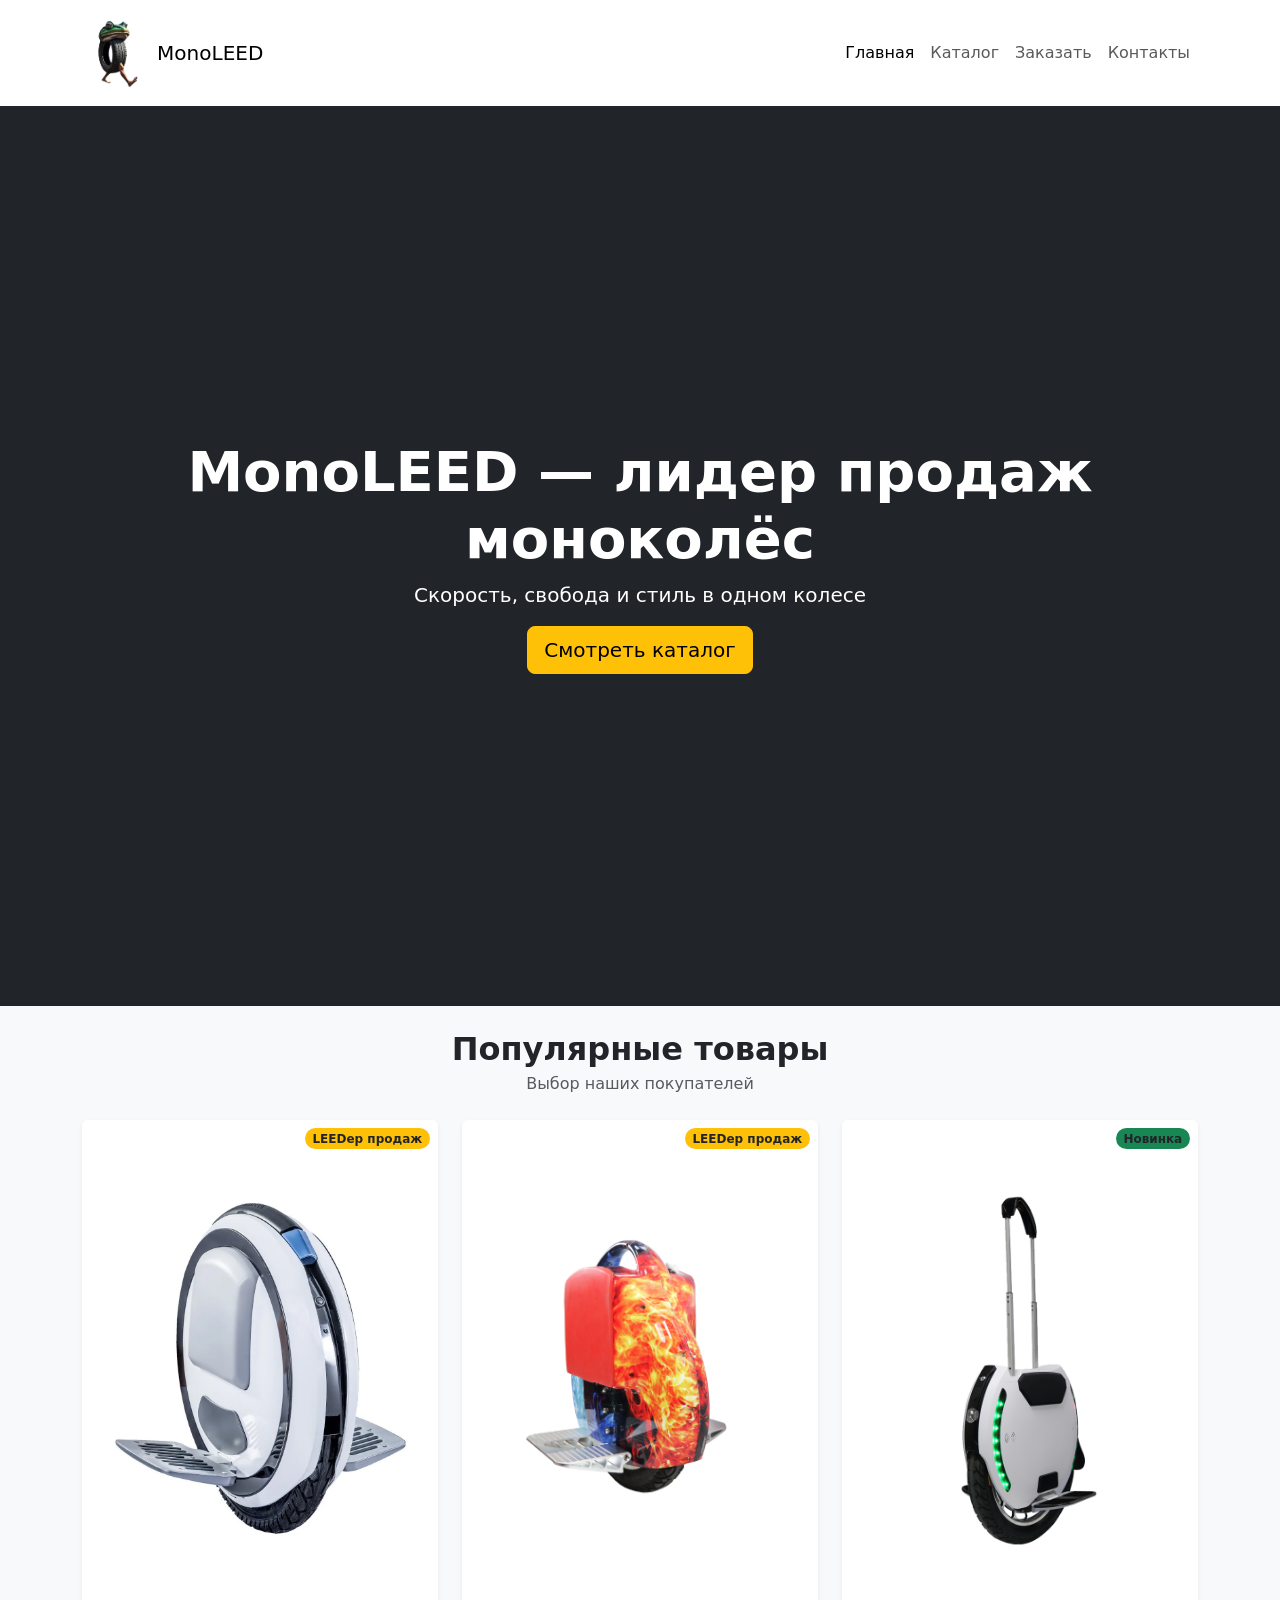
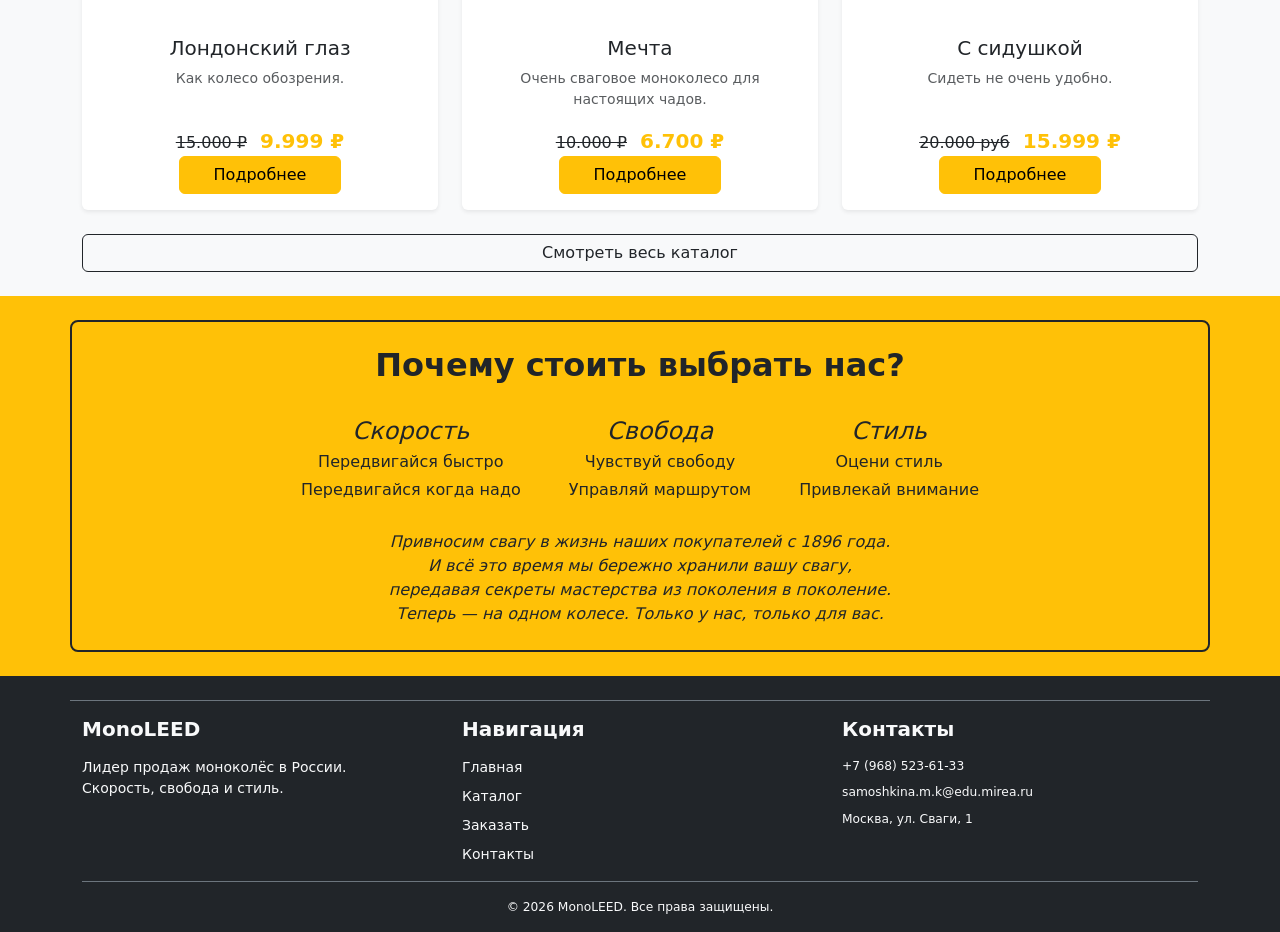
<file: index.html>
<!DOCTYPE html>
<html lang="ru">
<head>
    <meta charset="UTF-8">
    <meta name="viewport" content="width=device-width, initial-scale=1.0">
    <title>Главная</title>
    <link rel="stylesheet" href="vendor/bootstrap/css/bootstrap.min.css">
    <link rel="stylesheet" href="css/custom.css">
    <script src="vendor/bootstrap/js/bootstrap.bundle.min.js"></script>
</head>
<body>

    <header>
        <nav class="navbar navbar-expand-lg">
            <div class="container">

            <a href="index.html" class="navbar-brand d-flex align-items-center gap-2">
                <img src="images/Logo.png" alt="MonoLEED" height="80">
                <span>MonoLEED</span>
            </a>

            <div class="collapse navbar-collapse" id="mainNav">
                <ul class="navbar-nav ms-auto">
                <li class="nav-item"><a class="nav-link active" href="index.html">Главная</a></li>
                <li class="nav-item"><a class="nav-link" href="catalog.html">Каталог</a></li>
                <li class="nav-item"><a class="nav-link" href="order.html">Заказать</a></li>
                <li class="nav-item"><a class="nav-link" href="contacts.html">Контакты</a></li>
                </ul>
            </div>

            </div>
        </nav>
    </header>

    <main class = "bg-light">
        <!-- Жесткий хиро блок-->
        <section class="bg-dark text-white text-center py-5 min-vh-100 d-flex align-items-center">
            <div class="container">
                <h1 class="display-4 fw-bold">MonoLEED — лидер продаж моноколёс</h1>
                <p class="lead">Скорость, свобода и стиль в одном колесе</p>
                <a href="catalog.html" class="btn btn-warning btn-lg">Смотреть каталог</a>
            </div>
        </section>
        <!-- Жесткий хиро блок-->

        <!-- Популярные товары-->
        <section class="pt-4 pb-4 bg-light">
            <div class="container">

                <div class="text-center mb-4">
                    <h2 class="fw-bold mb-1 ">Популярные товары</h2>
                    <p class="text-muted mb-0">Выбор наших покупателей</p>
                </div>

                <div class="row g-4">
      
                    <!-- Товар 1 -->
                    <div class="col-12 col-md-6 col-lg-4">
                        <div class="card h-100 shadow-sm border-0 position-relative">
                            <span class = "badge bg-warning text-dark position-absolute top-0 end-0 m-2 rounded-pill">
                                LEEDер продаж
                            </span>
                            <img src="images/Card_1_London.webp" class="card-img-top" alt="Картинка товара">
                            
                            <div class="card-body d-flex flex-column text-center">
                                <h5 class="card-title">Лондонский глаз</h5>
                                <p class="card-text text-muted small">Как колесо обозрения.</p>
                
                                <div class="mt-auto">
                                    <span class = "text-decoration-line-through">15.000 ₽</span>
                                    <span class="fw-bold fs-5 text-warning ms-2">9.999 ₽</span>
                                    <a href="product.html" class="btn btn-warning w-50">Подробнее</a>
                                </div>
                            </div>
                        </div>
                    </div>

                    <!-- Товар 2 -->
                    <div class="col-12 col-md-6 col-lg-4">
                        <div class="card h-100 shadow-sm border-0 position-relative">
                            <span class = "badge bg-warning text-dark position-absolute top-0 end-0 m-2 rounded-pill">
                                LEEDер продаж
                            </span>
                            <img src="images/Card_5_Svaga.png" class="card-img-top" alt="MonoLEED Pro 16">
                            
                            <div class="card-body d-flex flex-column text-center">
                                <h5 class="card-title">Мечта</h5>
                                <p class="card-text text-muted small">Очень сваговое моноколесо для настоящих чадов.</p>
                                
                                <div class="mt-auto">
                                    <span class = "text-decoration-line-through">10.000 ₽</span>
                                    <span class="fw-bold fs-5 text-warning ms-2">6.700 ₽</span>
                                    <a href="product.html" class="btn btn-warning w-50">Подробнее</a>
                                </div>
                            </div>
                        </div>
                    </div>

                    <!-- Товар 3 -->
                    <div class="col-12 col-md-6 col-lg-4">
                        <div class="card h-100 shadow-sm border-0 position-relative">
                            <span class = "badge bg-success text-dark position-absolute top-0 end-0 m-2 rounded-pill">
                                Новинка
                            </span> 
                            <img src="images/Card_9_Seat.png" class="card-img-top" alt="MonoLEED Air">
                            
                            <div class="card-body d-flex flex-column text-center">
                                <h5 class="card-title">С сидушкой</h5>
                                <p class="card-text text-muted small">Сидеть не очень удобно.</p>
                                
                                <div class="mt-auto">
                                    <span class = "text-decoration-line-through">20.000 руб</span>
                                    <span class="fw-bold fs-5 text-warning ms-2">15.999 ₽</span>
                                    <a href="product.html" class="btn btn-warning w-50">Подробнее</a>
                                </div>
                            </div>
                        </div>
                    </div>

                </div>
                <a href="catalog.html" class="btn btn-outline-dark d-none d-md-block mt-4">
                    Смотреть весь каталог
                </a>
            </div>
        </section>
        <!-- Популярные товары-->

        <!--Блок преимуществ-->
        <aside class="bg-warning text-dark text-center py-4">
            <div class="container border border-2 border-dark rounded-3">
                <h2 class = "fw-bold p-4">Почему стоить выбрать нас?</h2>
                <ul class = "list-unstyled d-flex justify-content-center gap-5">
                    <li><span class="fst-italic h4">Скорость</span>
                        <ul class = "list-unstyled">
                            <li class="mb-1 mt-1">Передвигайся быстро</li>
                            <li class="mb-1">Передвигайся когда надо</li>
                        </ul>
                    </li>
                    <li><span class="fst-italic h4">Свобода</span>
                        <ul class = "list-unstyled">
                            <li class="mb-1 mt-1">Чувствуй свободу</li>
                            <li class="mb-1">Управляй маршрутом</li>
                        </ul>
                    </li>
                    <li><span class="fst-italic h4">Стиль</span>
                        <ul class = "list-unstyled">
                            <li class="mb-1 mt-1">Оцени стиль</li>
                            <li class="mb-1">Привлекай внимание</li>
                        </ul>
                    </li>
                </ul>
                <p class = "fst-italic p-2">
                   Привносим свагу в жизнь наших покупателей с 1896 года.<br>
                    И всё это время мы бережно хранили вашу свагу,<br> 
                    передавая секреты мастерства из поколения в поколение.<br>
                    Теперь — на одном колесе. Только у нас, только для вас.
                </p>
            </div>
        </aside>
        <!--Блок преимуществ-->
    </main>

    <footer class="bg-dark text-light small py-3">
        <div class="container border-top border-secondary pt-3 mt-2">

            <div class="row g-4">

                <div class="col-12 col-md-4">
                    <h5 class="fw-bold mb-3">MonoLEED</h5>
                    <p>
                        Лидер продаж моноколёс в России.<br>
                        Скорость, свобода и стиль.
                    </p>
                </div>

                <div class="col-12 col-md-4">
                    <h5 class="fw-bold mb-3">Навигация</h5>
                    <ul class="list-unstyled">
                    <li class="mb-2"><a href="index.html" class="link-light text-decoration-none">Главная</a></li>
                    <li class="mb-2"><a href="catalog.html" class="link-light text-decoration-none">Каталог</a></li>
                    <li class="mb-2"><a href="order.html" class="link-light text-decoration-none">Заказать</a></li>
                    <li class="mb-2"><a href="contacts.html" class="link-light text-decoration-none">Контакты</a></li>
                    </ul>
                </div>

                <div class="col-12 col-md-4">
                    <h5 class="fw-bold mb-3">Контакты</h5>
                    <ul class="list-unstyled small">
                    <li class="mb-2">+7 (968) 523-61-33</li>
                    <li class="mb-2">samoshkina.m.k@edu.mirea.ru</li>
                    <li class="mb-2">Москва, ул. Сваги, 1</li>
                    </ul>
                </div>

            </div>

            <div class="border-top border-secondary pt-3 text-center small">
            © 2026 MonoLEED. Все права защищены.
            </div>
        </div>
    </footer>
</body>
</html>
</file>
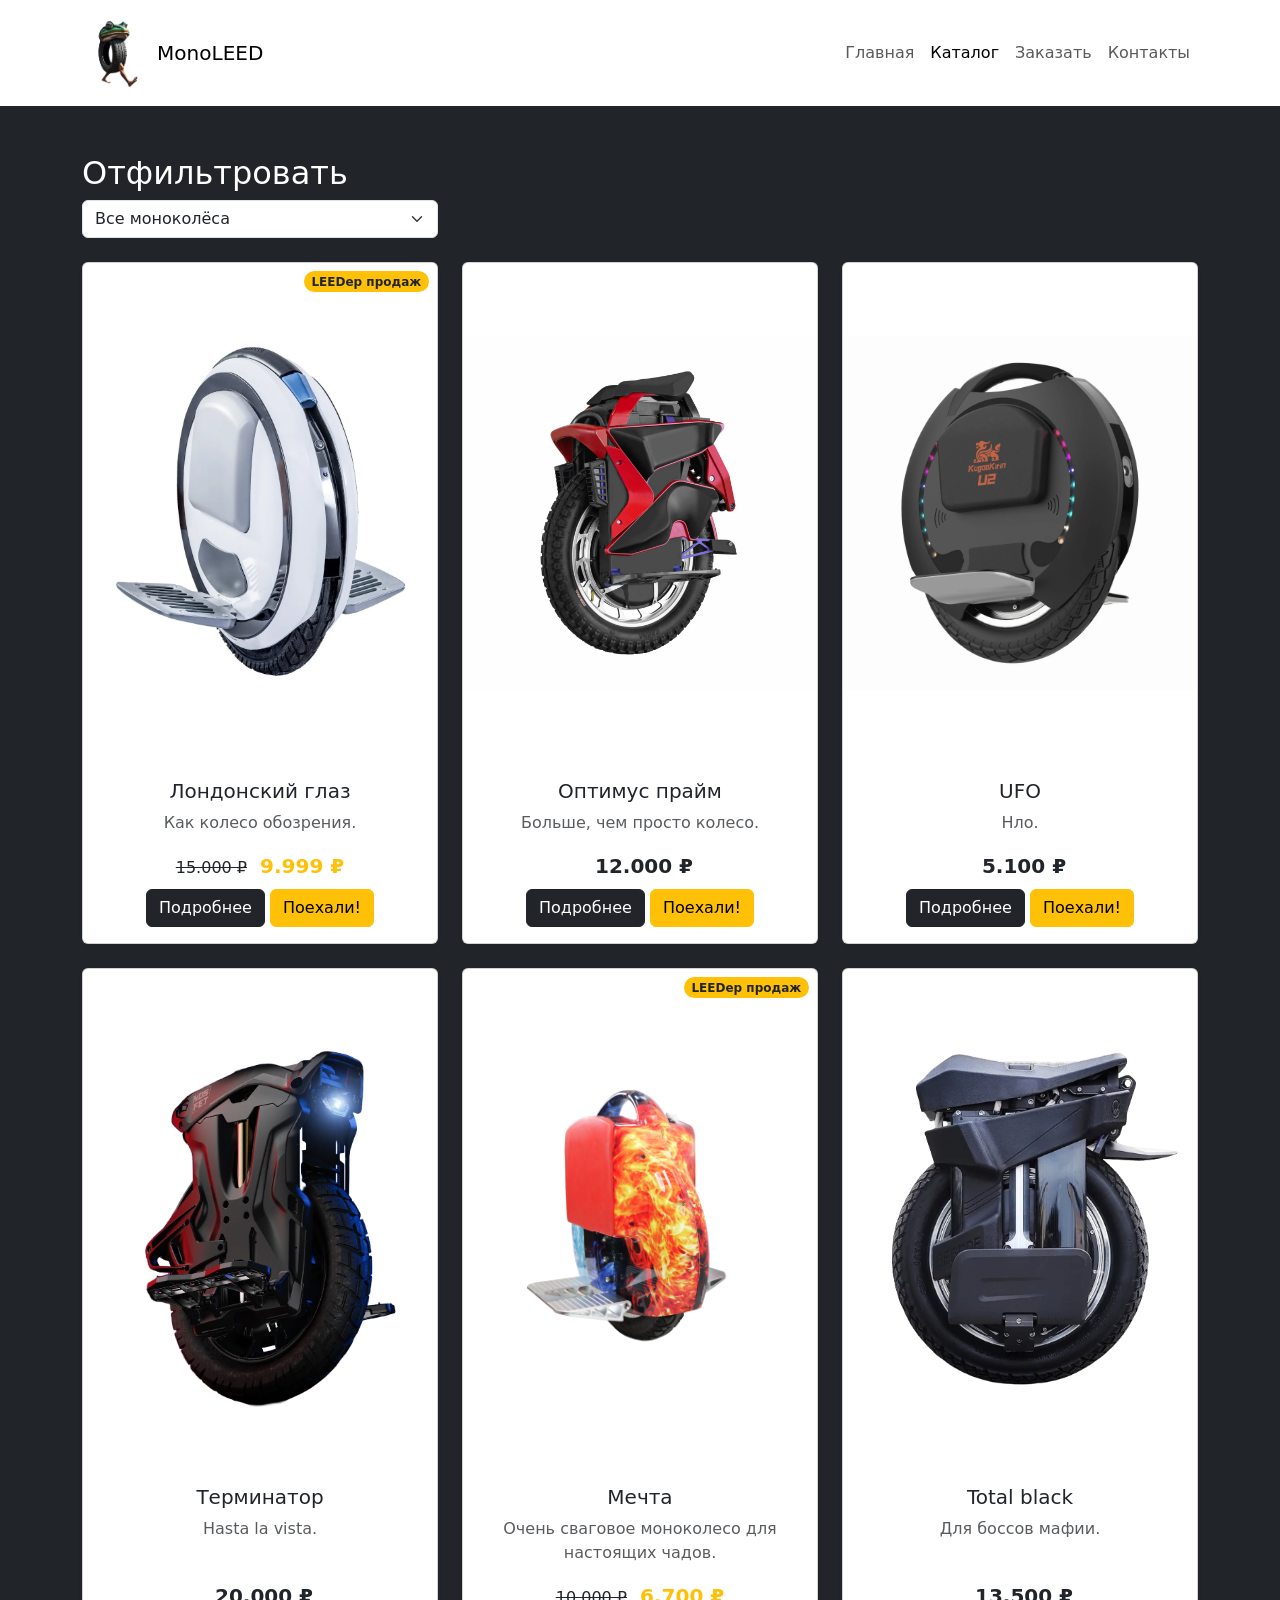
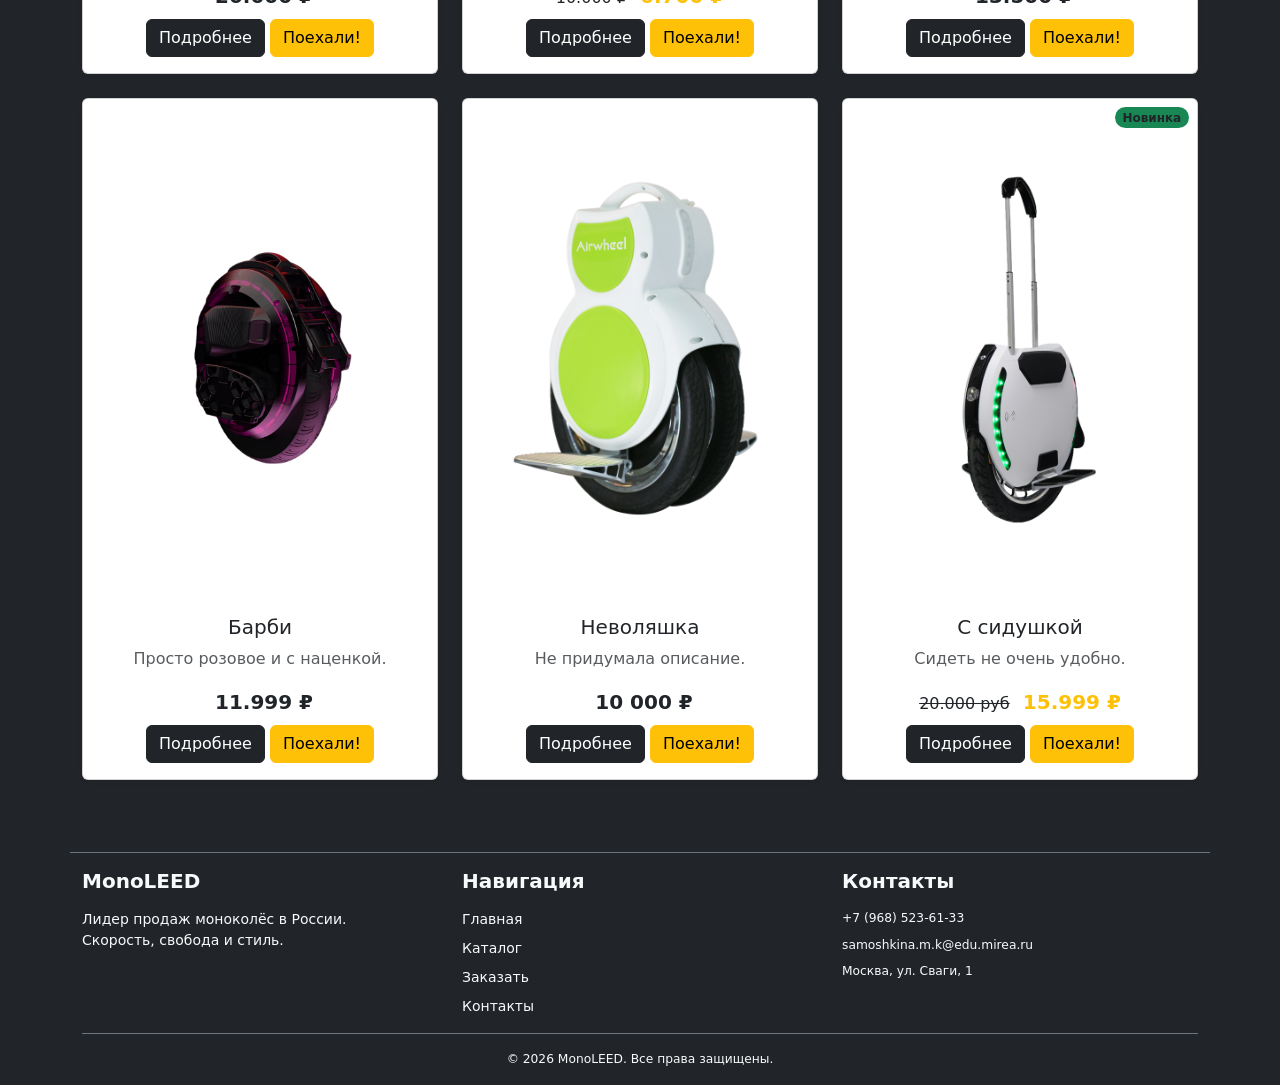
<file: catalog.html>
<!DOCTYPE html>
<html lang="ru">
<head>
    <meta charset="UTF-8">
    <meta name="viewport" content="width=device-width, initial-scale=1.0">
    <title>Каталог</title>
    <link rel="stylesheet" href="vendor/bootstrap/css/bootstrap.min.css">
    <link rel="stylesheet" href="css/custom.css">
    <script src="vendor/bootstrap/js/bootstrap.bundle.min.js"></script>
</head>
<body>
    <header>
        <nav class="navbar navbar-expand-lg">
            <div class="container">

            <a href="index.html" class="navbar-brand d-flex align-items-center gap-2">
                <img src="images/Logo.png" alt="MonoLEED" height="80">
                <span>MonoLEED</span>
            </a>

            <div class="collapse navbar-collapse" id="mainNav">
                <ul class="navbar-nav ms-auto">
                <li class="nav-item"><a class="nav-link" href="index.html">Главная</a></li>
                <li class="nav-item"><a class="nav-link active" href="catalog.html">Каталог</a></li>
                <li class="nav-item"><a class="nav-link" href="order.html">Заказать</a></li>
                <li class="nav-item"><a class="nav-link" href="contacts.html">Контакты</a></li>
                </ul>
            </div>

            </div>
        </nav>
    </header>

    <main class = "bg-dark text-white">
        <section class="py-5">
            <div class="container">

                <!-- Фильтры-->
                <div class="row mb-4">
                    <div class="col-md-4">
                        <h2>Отфильтровать</h2>
                        <select class="form-select">
                        <option>Все моноколёса</option>
                        <option>Очень крутые</option>
                        <option>Недорогие</option>
                        </select>
                    </div>
                </div>

                <div  class="row g-4">
                    <!--Одна целая карточка-->
                    <div class="col-12 col-sm-6 col-lg-4">
                        <div class = "card shadow-sm position-relative h-100">

                            <img src = "images/Card_1_London.webp" class = "card-img-top" alt="картинка">

                            <div class = "card-body d-flex flex-column text-center">
                                <h2 class = "card-title h5">Лондонский глаз</h2>
                                <p class = "card-text text-muted">Как колесо обозрения.</p>

                                <div class ="mt-auto">
                                    <p class="mb-2">
                                        <span class = "text-decoration-line-through">15.000 ₽</span>
                                        <span class="fw-bold fs-5 text-warning ms-2">9.999 ₽</span>
                                    </p>
                                    <a class = "btn btn-dark" href="product.html">Подробнее</a>
                                    <a class = "btn btn-warning" href="order.html">Поехали!</a>
                                </div>
                            </div>

                            <span class = "badge bg-warning text-dark position-absolute top-0 end-0 m-2 rounded-pill">
                                LEEDер продаж
                            </span> <!--Значок лидер продаж?-->

                        </div>
                    </div>
                    <!--Одна целая карточка-->

                    <!--2-->
                    <div class="col-12 col-sm-6 col-lg-4">
                        <div class = "card shadow-sm position-relative h-100">

                            <img src = "images/Сard_2_Optimus.webp" class = "card-img-top" alt="картинка">

                            <div class = "card-body d-flex flex-column text-center">
                                <h2 class = "card-title h5">Оптимус прайм</h2>
                                <p class = "card-text text-muted">Больше, чем просто колесо.</p>

                                <div class ="mt-auto">
                                    <p class="mb-2">
                                        <span class="fw-bold fs-5 ms-2">12.000 ₽</span>
                                    </p>
                                    <a class = "btn btn-dark" href="product.html">Подробнее</a>
                                    <a class = "btn btn-warning" href="order.html">Поехали!</a>
                                </div>
                            </div>

                        </div>
                    </div>

                    <!--3-->
                    <div class="col-12 col-sm-6 col-lg-4">
                        <div class = "card shadow-sm position-relative h-100">

                            <img src = "images/Card_3_UFO.webp" class = "card-img-top" alt="картинка">

                            <div class = "card-body d-flex flex-column text-center">
                                <h2 class = "card-title h5">UFO</h2>
                                <p class = "card-text text-muted">Нло.</p>

                                <div class ="mt-auto">
                                    <p class="mb-2">
                                        <span class="fw-bold fs-5 ms-2">5.100 ₽</span>
                                    </p>
                                    <a class = "btn btn-dark" href="product.html">Подробнее</a>
                                    <a class = "btn btn-warning" href="order.html">Поехали!</a>
                                </div>
                            </div>

                        </div>
                    </div>

                    <!--4-->
                    <div class="col-12 col-sm-6 col-lg-4">
                        <div class = "card shadow-sm position-relative h-100">

                            <img src = "images/Card_4_Terminator.png" class = "card-img-top" alt="картинка">

                            <div class = "card-body d-flex flex-column text-center">
                                <h2 class = "card-title h5">Терминатор</h2>
                                <p class = "card-text text-muted">Hasta la vista.</p>

                                <div class ="mt-auto">
                                    <p class="mb-2">
                                        <span class="fw-bold fs-5 ms-2">20.000 ₽</span>
                                    </p>
                                    <a class = "btn btn-dark" href="product.html">Подробнее</a>
                                    <a class = "btn btn-warning" href="order.html">Поехали!</a>
                                </div>
                            </div>

                        </div>
                    </div>

                    <!--5-->
                    <div class="col-12 col-sm-6 col-lg-4">
                        <div class = "card shadow-sm position-relative h-100">

                            <img src = "images/Card_5_Svaga.png" class = "card-img-top" alt="картинка">

                            <div class = "card-body d-flex flex-column text-center">
                                <h2 class = "card-title h5">Мечта</h2>
                                <p class = "card-text text-muted">Очень сваговое моноколесо для настоящих чадов.</p>

                                <div class ="mt-auto">
                                    <p class="mb-2">
                                        <span class = "text-decoration-line-through">10.000 ₽</span>
                                        <span class="fw-bold fs-5 text-warning ms-2">6.700 ₽</span>
                                    </p>
                                    <a class = "btn btn-dark" href="product.html">Подробнее</a>
                                    <a class = "btn btn-warning" href="order.html">Поехали!</a>
                                </div>
                            </div>

                            <span class = "badge bg-warning text-dark position-absolute top-0 end-0 m-2 rounded-pill">
                                LEEDер продаж
                            </span> <!--Значок лидер продаж?-->

                        </div>
                    </div>

                    <!--6-->
                    <div class="col-12 col-sm-6 col-lg-4">
                        <div class = "card shadow-sm position-relative h-100">

                            <img src = "images/Card_6_Total.webp" class = "card-img-top" alt="картинка">

                            <div class = "card-body d-flex flex-column text-center">
                                <h2 class = "card-title h5">Total black</h2>
                                <p class = "card-text text-muted">Для боссов мафии.</p>

                                <div class ="mt-auto">
                                    <p class="mb-2">
                                        <span class="fw-bold fs-5 ms-2">13.500 ₽</span>
                                    </p>
                                    <a class = "btn btn-dark" href="product.html">Подробнее</a>
                                    <a class = "btn btn-warning" href="order.html">Поехали!</a>
                                </div>
                            </div>

                        </div>
                    </div>

                    <!--7-->
                    <div class="col-12 col-sm-6 col-lg-4">
                        <div class = "card shadow-sm position-relative h-100">

                            <img src = "images/Card_7_Barbie.png" class = "card-img-top" alt="картинка">

                            <div class = "card-body d-flex flex-column text-center">
                                <h2 class = "card-title h5">Барби</h2>
                                <p class = "card-text text-muted">Просто розовое и с наценкой.</p>

                                <div class ="mt-auto">
                                    <p class="mb-2">
                                        <span class="fw-bold fs-5 ms-2">11.999 ₽</span>
                                    </p>
                                    <a class = "btn btn-dark" href="product.html">Подробнее</a>
                                    <a class = "btn btn-warning" href="order.html">Поехали!</a>
                                </div>
                            </div>

                        </div>
                    </div>

                    <!--8-->
                    <div class="col-12 col-sm-6 col-lg-4">
                        <div class = "card shadow-sm position-relative h-100">

                            <img src = "images/Card_8_Nevo.png" class = "card-img-top" alt="картинка">

                            <div class = "card-body d-flex flex-column text-center">
                                <h2 class = "card-title h5">Неволяшка</h2>
                                <p class = "card-text text-muted">Не придумала описание.</p>

                                <div class ="mt-auto">
                                    <p class="mb-2">
                                        <span class="fw-bold fs-5 ms-2">10 000 ₽</span>
                                    </p>
                                    <a class = "btn btn-dark" href="product.html">Подробнее</a>
                                    <a class = "btn btn-warning" href="order.html">Поехали!</a>
                                </div>
                            </div>

                        </div>
                    </div>

                    <!--9-->
                    <div class="col-12 col-sm-6 col-lg-4">
                        <div class = "card shadow-sm position-relative h-100">

                            <img src = "images/Card_9_Seat.png" class = "card-img-top" alt="картинка">

                            <div class = "card-body d-flex flex-column text-center">
                                <h2 class = "card-title h5">С сидушкой</h2>
                                <p class = "card-text text-muted">Сидеть не очень удобно.</p>

                                <div class ="mt-auto">
                                    <p class="mb-2">
                                        <span class = "text-decoration-line-through">20.000 руб</span>
                                        <span class="fw-bold fs-5 text-warning ms-2">15.999 ₽</span>
                                    </p>
                                    <a class = "btn btn-dark" href="product.html">Подробнее</a>
                                    <a class = "btn btn-warning" href="order.html">Поехали!</a>
                                </div>
                            </div>

                            <span class = "badge bg-success text-dark position-absolute top-0 end-0 m-2 rounded-pill">
                                Новинка
                            </span> <!--Значок лидер продаж?-->

                        </div>
                    </div>

                </div>
            </div>
        </section>


    </main>

    <footer class="bg-dark text-light small py-3">
        <div class="container border-top border-secondary pt-3 mt-2">

            <div class="row g-4">

                <div class="col-12 col-md-4">
                    <h5 class="fw-bold mb-3">MonoLEED</h5>
                    <p>
                        Лидер продаж моноколёс в России.<br>
                        Скорость, свобода и стиль.
                    </p>
                </div>

                <div class="col-12 col-md-4">
                    <h5 class="fw-bold mb-3">Навигация</h5>
                    <ul class="list-unstyled">
                    <li class="mb-2"><a href="index.html" class="link-light text-decoration-none">Главная</a></li>
                    <li class="mb-2"><a href="catalog.html" class="link-light text-decoration-none">Каталог</a></li>
                    <li class="mb-2"><a href="order.html" class="link-light text-decoration-none">Заказать</a></li>
                    <li class="mb-2"><a href="contacts.html" class="link-light text-decoration-none">Контакты</a></li>
                    </ul>
                </div>

                <div class="col-12 col-md-4">
                    <h5 class="fw-bold mb-3">Контакты</h5>
                    <ul class="list-unstyled small">
                    <li class="mb-2">+7 (968) 523-61-33</li>
                    <li class="mb-2">samoshkina.m.k@edu.mirea.ru</li>
                    <li class="mb-2">Москва, ул. Сваги, 1</li>
                    </ul>
                </div>

            </div>

            <div class="border-top border-secondary pt-3 text-center small">
            © 2026 MonoLEED. Все права защищены.
            </div>
        </div>
    </footer>
    
</body>
</html>
</file>
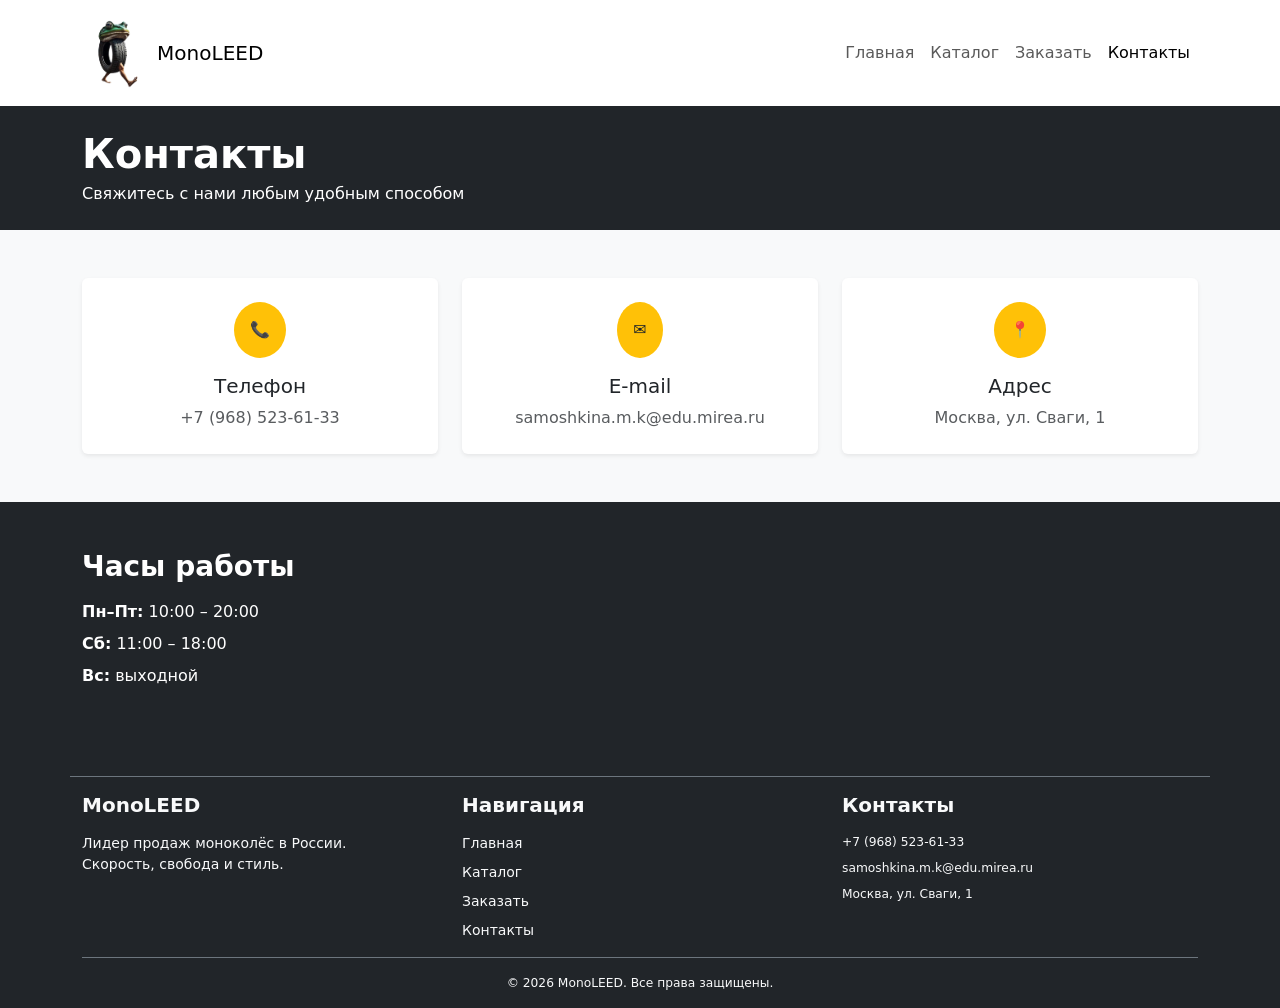
<file: contacts.html>
<!DOCTYPE html>
<html lang="ru">
<head>
    <meta charset="UTF-8">
    <meta name="viewport" content="width=device-width, initial-scale=1.0">
    <title>Контакты</title>
    <link rel="stylesheet" href="vendor/bootstrap/css/bootstrap.min.css">
    <link rel="stylesheet" href="css/custom.css">
</head>
<body>
    <header>
        <nav class="navbar navbar-expand-lg">
            <div class="container">

            <a href="index.html" class="navbar-brand d-flex align-items-center gap-2">
                <img src="images/Logo.png" alt="MonoLEED" height="80">
                <span>MonoLEED</span>
            </a>

            <div class="collapse navbar-collapse" id="mainNav">
                <ul class="navbar-nav ms-auto">
                <li class="nav-item"><a class="nav-link" href="index.html">Главная</a></li>
                <li class="nav-item"><a class="nav-link" href="catalog.html">Каталог</a></li>
                <li class="nav-item"><a class="nav-link" href="order.html">Заказать</a></li>
                <li class="nav-item"><a class="nav-link active" href="contacts.html">Контакты</a></li>
                </ul>
            </div>

            </div>
        </nav>
    </header>

    <main class = "bg-dark text-white">

        <!-- Заголовок -->
        <section class="py-4">
            <div class="container">
                <h1 class="fw-bold mb-1">Контакты</h1>
                <p class="mb-0">Свяжитесь с нами любым удобным способом</p>
            </div>
        </section>

        <!-- Контакты -->
        <section class="bg-light py-5">
            <div class="container">
                <div class="row g-4">

                    <div class="col-12 col-md-6 col-lg-4">
                        <div class="card h-100 border-0 shadow-sm text-center">
                            <div class="card-body p-4">
                                <div class="bg-warning rounded-circle d-inline-flex align-items-center justify-content-center p-3 mb-3">
                                    📞
                                </div>
                                <h5 class="card-title">Телефон</h5>
                                <p class="card-text text-muted mb-0">+7 (968) 523-61-33</p>
                            </div>
                        </div>
                    </div>

                    <div class="col-12 col-md-6 col-lg-4">
                        <div class="card h-100 border-0 shadow-sm text-center">
                            <div class="card-body p-4">
                                <div class="bg-warning rounded-circle d-inline-flex align-items-center justify-content-center p-3 mb-3">
                                    ✉️
                                </div>
                                <h5 class="card-title">E-mail</h5>
                                <p class="card-text text-muted mb-0">samoshkina.m.k@edu.mirea.ru</p>
                            </div>
                        </div>
                    </div>

                    <div class="col-12 col-md-6 col-lg-4">
                        <div class="card h-100 border-0 shadow-sm text-center">
                            <div class="card-body p-4">
                                <div class="bg-warning rounded-circle d-inline-flex align-items-center justify-content-center p-3 mb-3">
                                    📍
                                </div>
                                <h5 class="card-title">Адрес</h5>
                                <p class="card-text text-muted mb-0">Москва, ул. Сваги, 1</p>
                            </div>
                        </div>
                    </div>

                </div>
            </div>
        </section>

        <!-- Часы работы-->
        <section class="py-5">
            <div class="container">
                <div class="row g-4 align-items-center">

                    <div class="col-12 col-lg-6">
                        <h3 class="fw-bold mb-3">Часы работы</h3>
                        <ul class="list-unstyled">
                            <li class="mb-2"><strong>Пн–Пт:</strong> 10:00 – 20:00</li>
                            <li class="mb-2"><strong>Сб:</strong> 11:00 – 18:00</li>
                            <li class="mb-2"><strong>Вс:</strong> выходной</li>
                        </ul>
                    </div>

                </div>
            </div>
        </section>

    </main>

    <footer class="bg-dark text-light small py-3">
        <div class="container border-top border-secondary pt-3 mt-2">

            <div class="row g-4">

                <div class="col-12 col-md-4">
                    <h5 class="fw-bold mb-3">MonoLEED</h5>
                    <p>
                        Лидер продаж моноколёс в России.<br>
                        Скорость, свобода и стиль.
                    </p>
                </div>

                <div class="col-12 col-md-4">
                    <h5 class="fw-bold mb-3">Навигация</h5>
                    <ul class="list-unstyled">
                    <li class="mb-2"><a href="index.html" class="link-light text-decoration-none">Главная</a></li>
                    <li class="mb-2"><a href="catalog.html" class="link-light text-decoration-none">Каталог</a></li>
                    <li class="mb-2"><a href="order.html" class="link-light text-decoration-none">Заказать</a></li>
                    <li class="mb-2"><a href="contacts.html" class="link-light text-decoration-none">Контакты</a></li>
                    </ul>
                </div>

                <div class="col-12 col-md-4">
                    <h5 class="fw-bold mb-3">Контакты</h5>
                    <ul class="list-unstyled small">
                    <li class="mb-2">+7 (968) 523-61-33</li>
                    <li class="mb-2">samoshkina.m.k@edu.mirea.ru</li>
                    <li class="mb-2">Москва, ул. Сваги, 1</li>
                    </ul>
                </div>

            </div>

            <div class="border-top border-secondary pt-3 text-center small">
            © 2026 MonoLEED. Все права защищены.
            </div>
        </div>
    </footer>
    
</body>
</html>
</file>
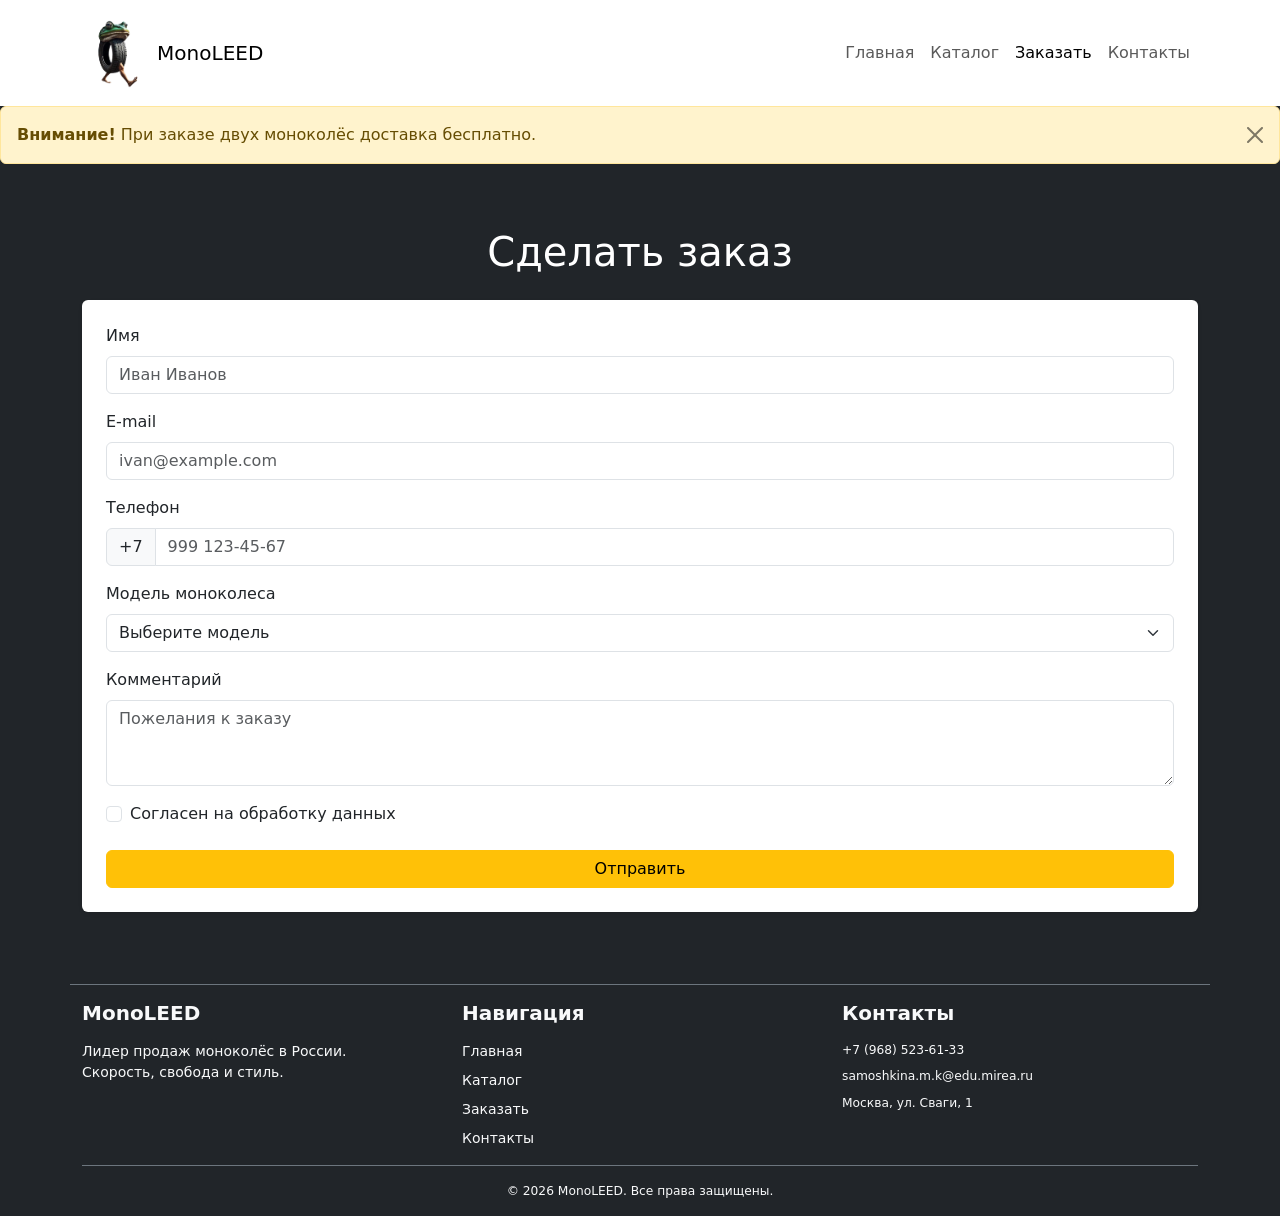
<file: order.html>
<!DOCTYPE html>
<html lang="ru">
<head>
    <meta charset="UTF-8">
    <meta name="viewport" content="width=device-width, initial-scale=1.0">
    <title>Заказать</title>
    <link rel="stylesheet" href="vendor/bootstrap/css/bootstrap.min.css">
    <link rel="stylesheet" href="css/custom.css">
    <script src="vendor/bootstrap/js/bootstrap.bundle.min.js"></script>
</head>
<body>
    <header>
        <nav class="navbar navbar-expand-lg">
            <div class="container">

            <a href="index.html" class="navbar-brand d-flex align-items-center gap-2">
                <img src="images/Logo.png" alt="MonoLEED" height="80">
                <span>MonoLEED</span>
            </a>

            <div class="collapse navbar-collapse" id="mainNav">
                <ul class="navbar-nav ms-auto">
                <li class="nav-item"><a class="nav-link" href="index.html">Главная</a></li>
                <li class="nav-item"><a class="nav-link" href="catalog.html">Каталог</a></li>
                <li class="nav-item"><a class="nav-link active" href="order.html">Заказать</a></li>
                <li class="nav-item"><a class="nav-link" href="contacts.html">Контакты</a></li>
                </ul>
            </div>

            </div>
        </nav>
    </header>
    
    <main class="bg-dark text-white">

    <div class="alert alert-warning alert-dismissible" role="alert">
        <strong>Внимание!</strong> При заказе двух моноколёс доставка бесплатно.
        <button type="button" class="btn-close" data-bs-dismiss="alert" aria-label="Закрыть"></button>
    </div>

    <section class="container py-5">

        <h1 class="mb-4 text-center">Сделать заказ</h1>

        <form class="card shadow-sm border-0">
        <div class="card-body p-4">

            <!-- Имя -->
            <div class="mb-3">
            <label for="name" class="form-label">Имя</label>
            <input type="text" class="form-control" id="name" name="name" placeholder="Иван Иванов" required>
            </div>

            <!-- Email -->
            <div class="mb-3">
            <label for="email" class="form-label">E-mail</label>
            <input type="email" class="form-control" id="email" name="email" placeholder="ivan@example.com" required>
            </div>

            <!-- Телефон -->
            <div class="mb-3">
            <label for="phone" class="form-label">Телефон</label>
            <div class="input-group">
                <span class="input-group-text">+7</span>
                <input type="tel" class="form-control" id="phone" name="phone" placeholder="999 123-45-67" required>
            </div>
            </div>

            <!-- Товар -->
            <div class="mb-3">
            <label for="model" class="form-label">Модель моноколеса</label>
            <select class="form-select" id="model" name="model" required>
                <option value="" selected disabled>Выберите модель</option>
                <option value="1">1</option>
                <option value="2">2</option>
                <option value="3">3</option>
                <option value="4">4</option>
                <option value="5">5</option>
                <option value="6">6</option>
                <option value="7">7</option>
                <option value="8">8</option>
                <option value="9">9</option>
            </select>
            </div>

            <!-- Комментарий -->
            <div class="mb-3">
            <label for="comment" class="form-label">Комментарий</label>
            <textarea class="form-control" id="comment" name="comment" rows="3" placeholder="Пожелания к заказу"></textarea>
            </div>

            <!-- Согласие -->
            <div class="form-check mb-4">
            <input type="checkbox" class="form-check-input" id="agree" name="agree" required>
            <label class="form-check-label" for="agree">
                Согласен на обработку данных
            </label>
            </div>

            <!-- Кнопка -->
            <button type="submit" class="btn btn-warning w-100">Отправить</button>

        </div>
        </form>

    </section>
    </main>

    <footer class="bg-dark text-light small py-3">
        <div class="container border-top border-secondary pt-3 mt-2">

            <div class="row g-4">

                <div class="col-12 col-md-4">
                    <h5 class="fw-bold mb-3">MonoLEED</h5>
                    <p>
                        Лидер продаж моноколёс в России.<br>
                        Скорость, свобода и стиль.
                    </p>
                </div>

                <div class="col-12 col-md-4">
                    <h5 class="fw-bold mb-3">Навигация</h5>
                    <ul class="list-unstyled">
                    <li class="mb-2"><a href="index.html" class="link-light text-decoration-none">Главная</a></li>
                    <li class="mb-2"><a href="catalog.html" class="link-light text-decoration-none">Каталог</a></li>
                    <li class="mb-2"><a href="order.html" class="link-light text-decoration-none">Заказать</a></li>
                    <li class="mb-2"><a href="contacts.html" class="link-light text-decoration-none">Контакты</a></li>
                    </ul>
                </div>

                <div class="col-12 col-md-4">
                    <h5 class="fw-bold mb-3">Контакты</h5>
                    <ul class="list-unstyled small">
                    <li class="mb-2">+7 (968) 523-61-33</li>
                    <li class="mb-2">samoshkina.m.k@edu.mirea.ru</li>
                    <li class="mb-2">Москва, ул. Сваги, 1</li>
                    </ul>
                </div>

            </div>

            <div class="border-top border-secondary pt-3 text-center small">
            © 2026 MonoLEED. Все права защищены.
            </div>
        </div>
    </footer>

    </body>
</html>
</file>
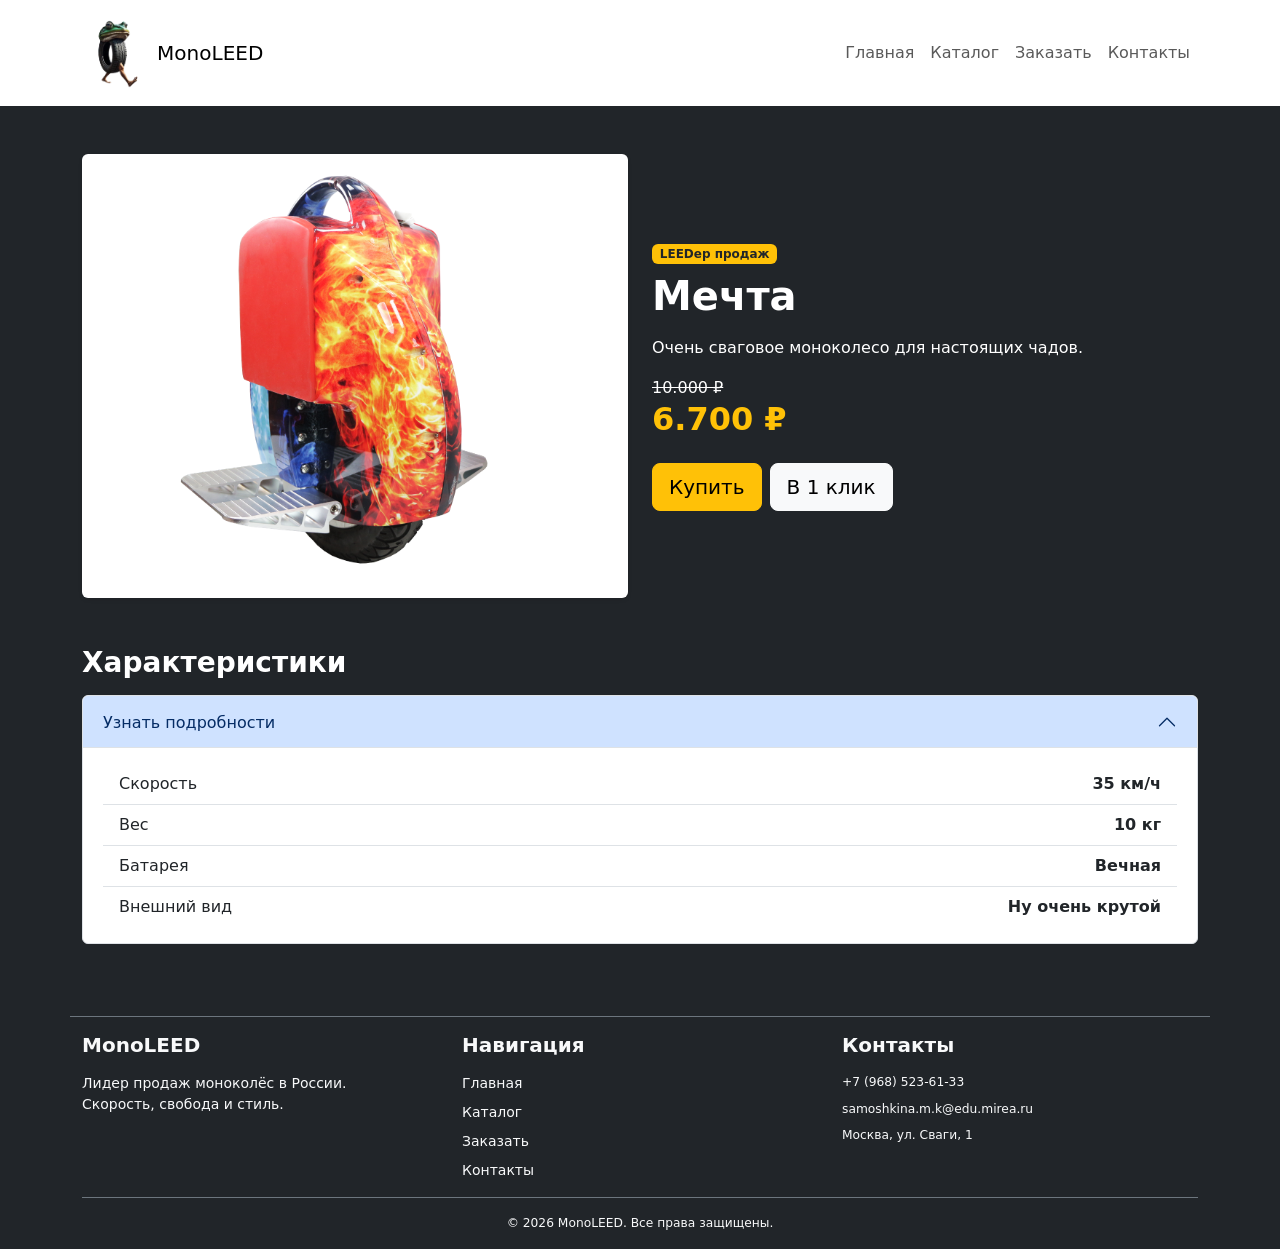
<file: product.html>
<!DOCTYPE html>
<html lang="ru">
<head>
    <meta charset="UTF-8">
    <meta name="viewport" content="width=device-width, initial-scale=1.0">
    <title>Подробнее</title>
    <link rel="stylesheet" href="vendor/bootstrap/css/bootstrap.min.css">
    <link rel="stylesheet" href="css/custom.css">
</head>
<body>
     <header>
        <nav class="navbar navbar-expand-lg">
            <div class="container">

            <a href="index.html" class="navbar-brand d-flex align-items-center gap-2">
                <img src="images/Logo.png" alt="МоноLEED" height="80">
                <span>MonoLEED</span>
            </a>

            <div class="collapse navbar-collapse" id="mainNav">
                <ul class="navbar-nav ms-auto">
                <li class="nav-item"><a class="nav-link" href="index.html">Главная</a></li>
                <li class="nav-item"><a class="nav-link" href="catalog.html">Каталог</a></li>
                <li class="nav-item"><a class="nav-link" href="order.html">Заказать</a></li>
                <li class="nav-item"><a class="nav-link" href="contacts.html">Контакты</a></li>
                </ul>
            </div>

            </div>
        </nav>
    </header>







     <main class="py-5 bg-dark text-white">
        <div class="container">
            
            <div class="row g-4 align-items-center">
                <!-- Фото -->
                <div class="col-12 col-md-6">
                    <img src="images/Card_5_Svaga.png" class="img-fluid rounded shadow-sm" alt="Моноколесо MonoLEED X1">
                </div>

                <!-- Описание-->
                <div class="col-12 col-md-6">
                    <span class="badge bg-warning text-dark mb-2">LEEDер продаж</span>
                    
                    <h1 class="fw-bold mb-3">Мечта</h1>
                    <p>Очень сваговое моноколесо для настоящих чадов.</p>
                    
                    <span class = "text-decoration-line-through">10.000 ₽</span>
                    <h2 class="text-warning fw-bold mb-4">6.700 ₽</h2>

                    <!-- Кнопки действия -->
                    <div class="d-flex gap-2">
                        <a href="order.html" class="btn btn-warning btn-lg">Купить</a>
                        <!-- Кнопка модального окна -->
                        <button class="btn btn-light btn-lg" data-bs-toggle="modal" data-bs-target="#orderModal">В 1 клик</button>
                    </div>
                </div>
            </div>

            <!-- Характеристики -->
            <div class="row mt-5">
                <div class="col-12">
                    <h3 class="fw-bold mb-3">Характеристики</h3>
                    <div class="accordion" id="specsAccordion">
                        <div class="accordion-item">
                            <h2 class="accordion-header">
                                <button class="accordion-button" type="button" data-bs-toggle="collapse" data-bs-target="#collapseOne">
                                    Узнать подробности
                                </button>
                            </h2>
                            <div id="collapseOne" class="accordion-collapse collapse show" data-bs-parent="#specsAccordion">
                                <div class="accordion-body">
                                    <ul class="list-group list-group-flush">
                                        <li class="list-group-item d-flex justify-content-between">
                                            <span>Скорость</span> <strong>35 км/ч</strong>
                                        </li>
                                        <li class="list-group-item d-flex justify-content-between">
                                            <span>Вес</span> <strong>10 кг</strong>
                                        </li>
                                        <li class="list-group-item d-flex justify-content-between">
                                            <span>Батарея</span> <strong>Вечная</strong>
                                        </li>
                                        <li class="list-group-item d-flex justify-content-between">
                                            <span>Внешний вид</span> <strong>Ну очень крутой</strong>
                                        </li>
                                    </ul>
                                </div>
                            </div>
                        </div>
                    </div>
                </div>
            </div>

        </div>
    </main>

    <!-- Модальное окно -->
    <div class="modal fade" id="orderModal" tabindex="-1">
        <div class="modal-dialog">
            <div class="modal-content">
                <div class="modal-header">
                    <h5 class="modal-title">Быстрый заказ</h5>
                    <button type="button" class="btn-close" data-bs-dismiss="modal" aria-label="Закрыть"></button>
                </div>
                <div class="modal-body">
                    <form>
                        <div class="mb-3">
                            <label class="form-label">Ваше имя</label>
                            <input type="text" class="form-control" placeholder="Иван" required>
                        </div>
                        <div class="mb-3">
                            <label class="form-label">Телефон</label>
                            <input type="tel" class="form-control" placeholder="+7 (999) 123-45-67" required>
                        </div>
                    </form>
                </div>
                <div class="modal-footer">
                    <button type="button" class="btn btn-secondary" data-bs-dismiss="modal">Закрыть</button>
                    <button type="button" class="btn btn-warning">Отправить</button>
                </div>
            </div>
        </div>
    </div>

    <script src="vendor/bootstrap/js/bootstrap.bundle.min.js"></script>

    <footer class="bg-dark text-light small py-3">
        <div class="container border-top border-secondary pt-3 mt-2">

            <div class="row g-4">

                <div class="col-12 col-md-4">
                    <h5 class="fw-bold mb-3">MonoLEED</h5>
                    <p>
                        Лидер продаж моноколёс в России.<br>
                        Скорость, свобода и стиль.
                    </p>
                </div>

                <div class="col-12 col-md-4">
                    <h5 class="fw-bold mb-3">Навигация</h5>
                    <ul class="list-unstyled">
                    <li class="mb-2"><a href="index.html" class="link-light text-decoration-none">Главная</a></li>
                    <li class="mb-2"><a href="catalog.html" class="link-light text-decoration-none">Каталог</a></li>
                    <li class="mb-2"><a href="order.html" class="link-light text-decoration-none">Заказать</a></li>
                    <li class="mb-2"><a href="contacts.html" class="link-light text-decoration-none">Контакты</a></li>
                    </ul>
                </div>

                <div class="col-12 col-md-4">
                    <h5 class="fw-bold mb-3">Контакты</h5>
                    <ul class="list-unstyled small">
                    <li class="mb-2">+7 (968) 523-61-33</li>
                    <li class="mb-2">samoshkina.m.k@edu.mirea.ru</li>
                    <li class="mb-2">Москва, ул. Сваги, 1</li>
                    </ul>
                </div>

            </div>

            <div class="border-top border-secondary pt-3 text-center small">
            © 2026 MonoLEED. Все права защищены.
            </div>
        </div>
    </footer>
</body>
</html>
</file>
<file: css/custom.css>
.link-light:hover {
  color: #ffc107 !important;
  transition: 0.4s;
}

.card-img-top {
  height: 500px;
  object-fit: contain;
}

.btn-light:hover {
  background-color: #ffc107;
  border-color: #ffc107;
  color: #000;
}
</file>
